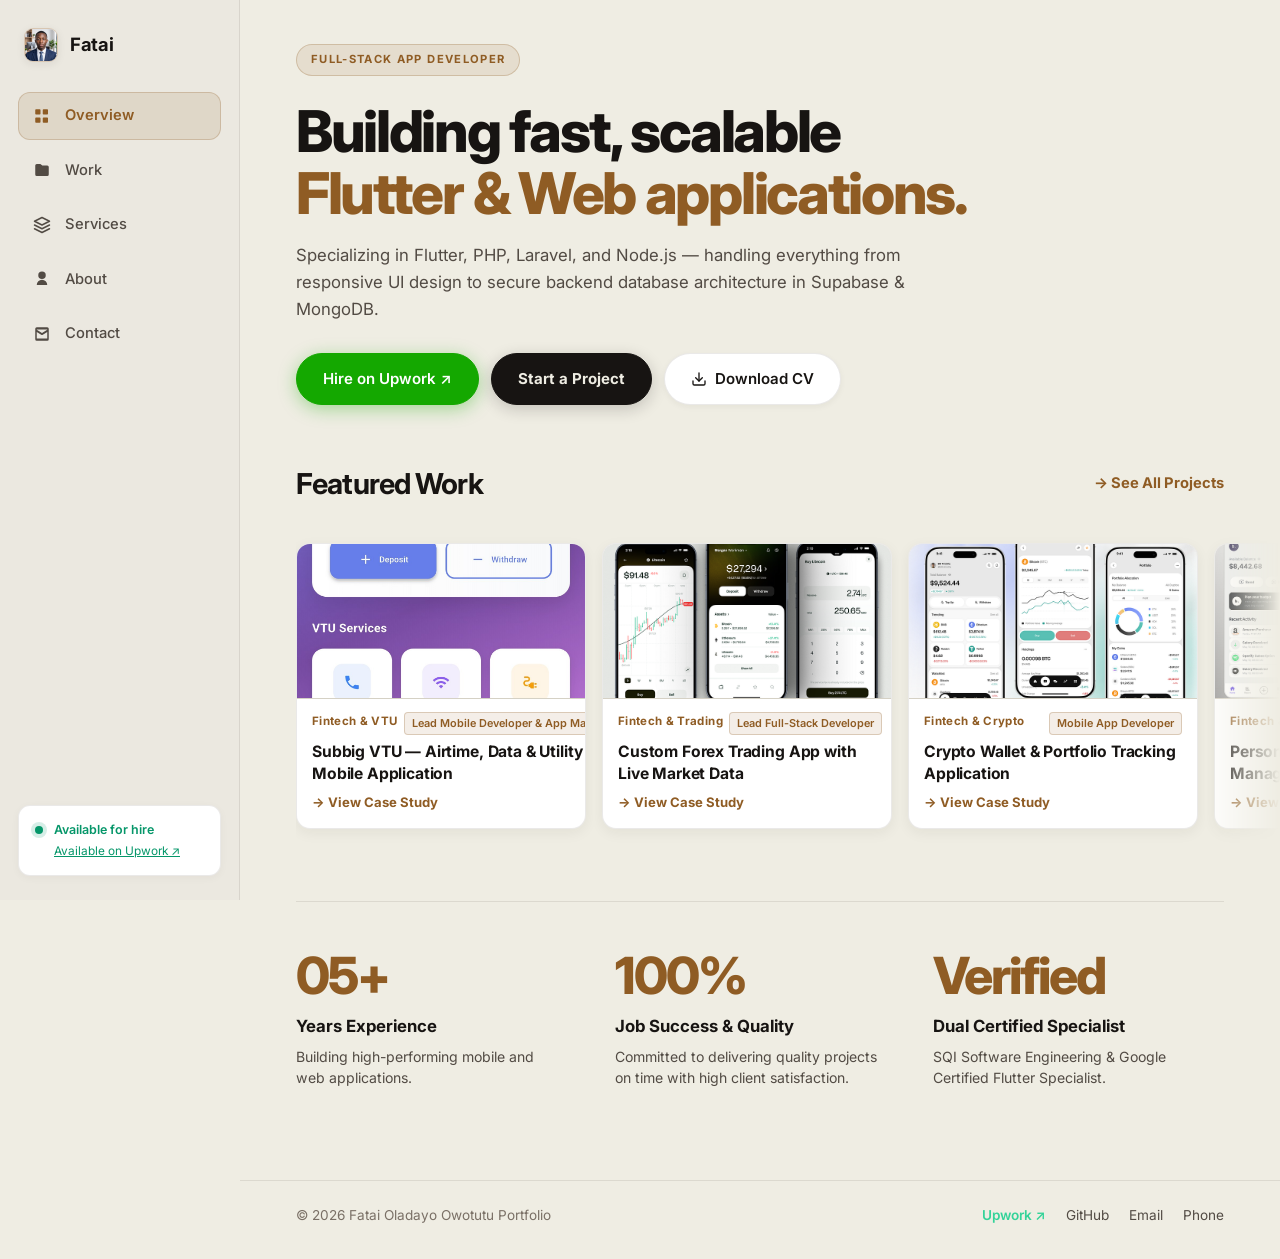
<file: index.html>
<!DOCTYPE html>
<html lang="en">
<head>
  <meta charset="UTF-8" />
  <meta name="viewport" content="width=device-width, initial-scale=1.0" />
  <title>Fatai Oladayo Owotutu — Full-Stack App Developer | Flutter, Node.js &amp; Supabase</title>
  <meta name="description" content="Portfolio of Fatai Oladayo Owotutu — Full-Stack Developer specializing in Flutter, Node.js &amp; Supabase. Fast, scalable cross-platform mobile and web applications." />
  <link rel="preconnect" href="https://fonts.googleapis.com" />
  <link rel="preconnect" href="https://fonts.gstatic.com" crossorigin />
  <link href="https://fonts.googleapis.com/css2?family=Inter:wght@400;500;600;700;800&family=JetBrains+Mono:wght@400;500&display=swap" rel="stylesheet" />
  <link rel="stylesheet" href="style.css" />
</head>
<body>
  <button class="menu-toggle" id="menu-toggle" aria-label="Open navigation" aria-expanded="false" aria-controls="sidebar">
    <span></span><span></span><span></span>
  </button>
  <div class="sidebar-overlay" id="sidebar-overlay" hidden></div>

  
  <aside class="sidebar" id="sidebar" aria-label="Primary navigation">
    <a href="#overview" class="brand" data-view="overview" aria-label="Fatai Portfolio Overview">
      <span class="brand-avatar-wrap">
        <img src="Mypic.jpeg" alt="Fatai Oladayo Owotutu" class="brand-avatar" />
      </span>
      <span class="brand-name">Fatai</span>
    </a>

    <nav class="side-nav" aria-label="Sections">
      <a href="#overview" class="side-link is-active" data-view="overview">
        <svg viewBox="0 0 24 24" fill="currentColor" aria-hidden="true">
          <path d="M3 4a1 1 0 011-1h5a1 1 0 011 1v5a1 1 0 01-1 1H4a1 1 0 01-1-1V4zm11-1a1 1 0 00-1 1v5a1 1 0 001 1h5a1 1 0 001-1V4a1 1 0 00-1-1h-5zM3 15a1 1 0 011-1h5a1 1 0 011 1v5a1 1 0 01-1 1H4a1 1 0 01-1-1v-5zm11-1a1 1 0 00-1 1v5a1 1 0 001 1h5a1 1 0 001-1v-5a1 1 0 00-1-1h-5z"/>
        </svg>
        <span>Overview</span>
      </a>
      <a href="#work" class="side-link" data-view="work">
        <svg viewBox="0 0 24 24" fill="currentColor" aria-hidden="true">
          <path d="M3 6a2 2 0 012-2h4.586a1 1 0 01.707.293L12.414 6H19a2 2 0 012 2v10a2 2 0 01-2 2H5a2 2 0 01-2-2V6z"/>
        </svg>
        <span>Work</span>
      </a>
      <a href="#services" class="side-link" data-view="services">
        <svg viewBox="0 0 24 24" fill="none" stroke="currentColor" stroke-width="2" stroke-linecap="round" stroke-linejoin="round" aria-hidden="true">
          <polygon points="12 2 2 7 12 12 22 7 12 2"/>
          <polyline points="2 17 12 22 22 17"/>
          <polyline points="2 12 12 17 22 12"/>
        </svg>
        <span>Services</span>
      </a>
      <a href="#about" class="side-link" data-view="about">
        <svg viewBox="0 0 24 24" fill="currentColor" aria-hidden="true">
          <path d="M12 12a5 5 0 100-10 5 5 0 000 10zm-7 8a7 7 0 0114 0H5z"/>
        </svg>
        <span>About</span>
      </a>
      <a href="#contact" class="side-link" data-view="contact">
        <svg viewBox="0 0 24 24" fill="currentColor" aria-hidden="true">
          <path d="M3 5a2 2 0 012-2h14a2 2 0 012 2v14a2 2 0 01-2 2H5a2 2 0 01-2-2V5zm2 1v.38l7 4.375 7-4.375V6H5zm14 3.245l-6.47 4.043a1 1 0 01-1.06 0L5 9.245V18h14V9.245z"/>
        </svg>
        <span>Contact</span>
      </a>
    </nav>

    <div class="availability">
      <span class="avail-dot" aria-hidden="true"></span>
      <div>
        <p class="avail-title">Available for hire</p>
        <p class="avail-sub">
          <a href="https://www.upwork.com/freelancers/~018522115edfae3d7c" target="_blank" rel="noopener" style="color: var(--ok); text-decoration: underline;">Available on Upwork ↗</a>
        </p>
      </div>
    </div>
  </aside>

  
  <div class="shell">
    <main class="main" id="main">
      <!-- 01 OVERVIEW -->
      <section class="view is-active" id="overview" data-title="Overview">
        <header class="hero">
          <p class="eyebrow">FULL-STACK APP DEVELOPER</p>
          <h1>Building fast, scalable<br /><span>Flutter &amp; Web applications.</span></h1>
          <p class="lede">Specializing in Flutter, PHP, Laravel, and Node.js — handling everything from responsive UI design to secure backend database architecture in Supabase &amp; MongoDB.</p>
          <div class="hero-actions">
            <a href="https://www.upwork.com/freelancers/~018522115edfae3d7c" target="_blank" rel="noopener" class="btn btn-upwork">Hire on Upwork ↗</a>
            <a href="#contact" class="btn btn-primary" data-view="contact">Start a Project</a>
            <a href="cv.html" class="btn btn-ghost" target="_blank" rel="noopener">
              <svg width="16" height="16" viewBox="0 0 24 24" fill="none" stroke="currentColor" stroke-width="2" stroke-linecap="round" stroke-linejoin="round" aria-hidden="true"><path d="M21 15v4a2 2 0 0 1-2 2H5a2 2 0 0 1-2-2v-4"></path><polyline points="7 10 12 15 17 10"></polyline><line x1="12" y1="15" x2="12" y2="3"></line></svg>
              <span>Download CV</span>
            </a>
          </div>
        </header>

        <div class="section-head">
          <h2>Featured Work</h2>
          <a href="#work" class="text-link" data-view="work">→ See All Projects</a>
        </div>

        <div class="featured-marquee" id="featured-marquee" aria-label="Featured projects carousel">
          <div class="marquee-track" id="featured-grid"></div>
        </div>

        <section class="stats" aria-label="Highlights">
          <div class="stat-item">
            <p class="stat-num">05+</p>
            <p class="stat-label">Years Experience</p>
            <p class="stat-copy">Building high-performing mobile and web applications.</p>
          </div>
          <div class="stat-item">
            <p class="stat-num">100%</p>
            <p class="stat-label">Job Success &amp; Quality</p>
            <p class="stat-copy">Committed to delivering quality projects on time with high client satisfaction.</p>
          </div>
          <div class="stat-item">
            <p class="stat-num">Verified</p>
            <p class="stat-label">Dual Certified Specialist</p>
            <p class="stat-copy">SQI Software Engineering &amp; Google Certified Flutter Specialist.</p>
          </div>
        </section>
      </section>

      <!-- 02 WORK -->
      <section class="view" id="work" data-title="Work" hidden>
        <header class="page-hero">
          <p class="eyebrow">PORTFOLIO CATALOG</p>
          <h1>Work that ships.</h1>
          <p class="lede">Selected production applications across Flutter mobile development, fintech &amp; trading, e-commerce, AI assistants, productivity, and secure networking.</p>
        </header>
        <div class="filters" role="tablist" aria-label="Filter projects">
          <button class="filter-btn is-active" data-filter="all">All Projects</button>
          <button class="filter-btn" data-filter="fintech">Fintech &amp; Trading</button>
          <button class="filter-btn" data-filter="social">Social &amp; Realtime</button>
          <button class="filter-btn" data-filter="ecommerce">E-commerce</button>
          <button class="filter-btn" data-filter="ai">AI Chatbot</button>
          <button class="filter-btn" data-filter="productivity">Productivity</button>
          <button class="filter-btn" data-filter="security">Security &amp; VPN</button>
        </div>
        <div class="project-grid" id="work-grid"></div>
      </section>

      <!-- 03 SERVICES -->
      <section class="view" id="services" data-title="Services" hidden>
        <header class="page-hero">
          <p class="eyebrow">CAPABILITIES &amp; SKILLS</p>
          <h1>What I bring to your team.</h1>
          <p class="lede">End-to-end full-stack development — from responsive UI design to secure backend database architecture.</p>
        </header>

        <!-- Verified Credentials & Certifications Grid -->
        <div class="cert-grid">
          <!-- SQI College of ICT Software Engineering Certificate -->
          <div class="cert-card">
            <div class="cert-card-header">
              <div class="cert-icon-wrap">
                <svg viewBox="0 0 24 24" width="28" height="28" fill="none" stroke="#f59e0b" stroke-width="2" stroke-linecap="round" stroke-linejoin="round" aria-hidden="true">
                  <path d="M22 10v6M2 10l10-5 10 5-10 5z"/>
                  <path d="M6 12v5c3 3 9 3 12 0v-5"/>
                </svg>
              </div>
              <div class="cert-card-title-wrap">
                <span class="cert-badge">VERIFIED CREDENTIAL</span>
                <h3>Professional Certificate in Software Engineering</h3>
                <p class="cert-meta">Provider: <strong>SQI College of ICT</strong> · Issued: <strong>March 2025</strong></p>
              </div>
            </div>
            <div class="cert-card-body">
              <p>Comprehensive training in end-to-end product development, system architecture, Flutter &amp; Dart mobile engineering (Android &amp; iOS), Node.js, Express &amp; Python APIs, database architecture (MongoDB, Firebase, Supabase), OOP principles, and production Google Play Store deployments.</p>
            </div>
            <div class="cert-competencies">
              <span class="cert-competency-chip">Flutter &amp; Dart</span>
              <span class="cert-competency-chip">Node.js &amp; Python</span>
              <span class="cert-competency-chip">MongoDB &amp; Supabase</span>
              <span class="cert-competency-chip">VTU &amp; Fintech</span>
              <span class="cert-competency-chip">Google Play Store</span>
            </div>
          </div>

          <!-- Google Certified Flutter & Dart Specialist -->
          <div class="cert-card">
            <div class="cert-card-header">
              <div class="cert-icon-wrap">
                <svg viewBox="0 0 24 24" width="30" height="30" fill="none" aria-hidden="true">
                  <path d="M12 2L15.09 8.26L22 9.27L17 14.14L18.18 21.02L12 17.77L5.82 21.02L7 14.14L2 9.27L8.91 8.26L12 2Z" fill="#F59E0B"/>
                  <circle cx="12" cy="11" r="3.2" fill="#14151a"/>
                </svg>
              </div>
              <div class="cert-card-title-wrap">
                <span class="cert-badge">VERIFIED CREDENTIAL</span>
                <h3>Google Certified Flutter &amp; Dart Specialist</h3>
                <p class="cert-meta">Provider: <strong>Google LLC</strong> · Issued: <strong>October 2021</strong></p>
              </div>
            </div>
            <div class="cert-card-body">
              <p>Official Google credential validating core proficiency in Dart programming, responsive Flutter widget tree architecture, complex state management (BLoC, Riverpod), clean architecture, and cross-platform mobile delivery.</p>
            </div>
            <div class="cert-competencies">
              <span class="cert-competency-chip">Flutter SDK</span>
              <span class="cert-competency-chip">Dart Language</span>
              <span class="cert-competency-chip">Riverpod &amp; BLoC</span>
              <span class="cert-competency-chip">Clean Architecture</span>
              <span class="cert-competency-chip">Cross-Platform</span>
            </div>
          </div>
        </div>

        <!-- Interactive Skills Breakdown -->
        <div class="skills-showcase">
          <div class="skill-group">
            <h4><span class="group-icon">📱</span> Mobile App Engineering</h4>
            <div class="skill-chips">
              <span class="chip chip-hot">Flutter</span>
              <span class="chip chip-hot">Dart</span>
              <span class="chip chip-hot">Subbig VTU Manager</span>
              <span class="chip">Google Play Store Deployment</span>
              <span class="chip">iOS Development</span>
              <span class="chip">Android App Development</span>
              <span class="chip">Payment Gateways</span>
              <span class="chip">Mobile App Bug Fix</span>
              <span class="chip">Kotlin</span>
            </div>
          </div>

          <div class="skill-group">
            <h4><span class="group-icon">⚙️</span> Backend, Databases &amp; Cloud</h4>
            <div class="skill-chips">
              <span class="chip chip-hot">PHP</span>
              <span class="chip chip-hot">Laravel</span>
              <span class="chip chip-hot">Node.js</span>
              <span class="chip chip-hot">ExpressJS</span>
              <span class="chip chip-hot">Python</span>
              <span class="chip chip-hot">Supabase</span>
              <span class="chip">MongoDB (Mongoose)</span>
              <span class="chip">Firebase</span>
              <span class="chip">RESTful APIs</span>
              <span class="chip">WebSockets</span>
            </div>
          </div>

          <div class="skill-group">
            <h4><span class="group-icon">🛠️</span> Web, Systems &amp; Standards</h4>
            <div class="skill-chips">
              <span class="chip chip-hot">Responsive Web Dev</span>
              <span class="chip chip-hot">Bootstrap</span>
              <span class="chip">Modern JavaScript</span>
              <span class="chip">HTML5 &amp; CSS3</span>
              <span class="chip">Clean Architecture</span>
              <span class="chip">Git Version Control</span>
              <span class="chip">OOP Principles</span>
              <span class="chip">Agile Methodologies</span>
              <span class="chip">Linux</span>
            </div>
          </div>
        </div>

        <!-- Service Cards -->
        <div class="service-grid">
          <article class="service-card">
            <div class="service-icon">📱</div>
            <h3>Cross-Platform Mobile Apps</h3>
            <p>High-performing iOS and Android applications built with Flutter &amp; Dart. Pixel-perfect translation from Figma, custom AppBars, gesture cards, and smooth 60fps animations.</p>
          </article>
          <article class="service-card">
            <div class="service-icon">💳</div>
            <h3>Fintech, VTU &amp; Payment Systems</h3>
            <p>Specialized architecture for Virtual Top-Up (VTU) apps, automated airtime/data dispensing, and secure utility transactions with live Google Play Store deployment &amp; payment gateway APIs.</p>
          </article>
          <article class="service-card">
            <div class="service-icon">🚀</div>
            <h3>End-to-End MVP Prototyping</h3>
            <p>Collaborating with early-stage founders to take mobile and web concepts from wireframe to deployment. Full-stack development with database setup and scalable backend APIs.</p>
          </article>
          <article class="service-card">
            <div class="service-icon">⚡</div>
            <h3>Backend &amp; API Architecture</h3>
            <p>Robust backend systems powered by PHP, Laravel, Node.js, Express, Python, Supabase, and MongoDB. Secure authentication (JWT/OAuth), high-throughput endpoints, and real-time database sync.</p>
          </article>
          <article class="service-card">
            <div class="service-icon">🌐</div>
            <h3>Responsive Frontend Web Development</h3>
            <p>Mobile-first, cross-browser web applications engineered using modern HTML5, CSS3, JavaScript, and Bootstrap. Built for scalability, rapid prototyping, and accessible user experiences.</p>
          </article>
          <article class="service-card">
            <div class="service-icon">🔧</div>
            <h3>Mobile Bug Fixes &amp; Optimization</h3>
            <p>Deep troubleshooting, memory leak elimination, and performance profiling. Optimizing dynamic stateful widgets and native Android/iOS integrations for legacy or active codebases.</p>
          </article>
        </div>
      </section>

      <!-- 04 ABOUT -->
      <section class="view" id="about" data-title="About" hidden>
        <header class="page-hero">
          <p class="eyebrow">ABOUT ME</p>
          <h1>Full-Stack Developer.</h1>
        </header>
        <div class="about-layout">
          <div class="about-photo-col">
            <div class="about-photo-card">
              <img src="Mypic.jpeg" alt="Fatai Oladayo Owotutu" class="about-photo" />
              <div class="about-photo-meta">
                <span class="avail-dot" aria-hidden="true"></span>
                <div>
                  <strong>Fatai Oladayo Owotutu</strong>
                  <p>Flutter, PHP, Laravel &amp; Node.js Specialist</p>
                </div>
              </div>
            </div>
            <!-- Upwork highlight -->
            <div class="about-rate-card">
              <div>
                <span class="rate-label">Upwork Status</span>
                <span class="rate-val">Available for Hire</span>
              </div>
              <a href="https://www.upwork.com/freelancers/~018522115edfae3d7c" target="_blank" rel="noopener" class="btn btn-upwork btn-sm">Hire on Upwork ↗</a>
            </div>
          </div>
          <div class="about-copy">
            <p class="about-lead">I build fast, scalable cross-platform mobile and web applications. As a Full-Stack Developer specializing in Flutter, PHP, Laravel, and Node.js, I handle everything from responsive UI design to secure backend database architecture.</p>
            <p>Dedicated and results-driven full-stack developer with expertise in building high-performing mobile and web applications. Skilled in native Android and iOS app development, along with robust backend and frontend solutions.</p>
            <p>Experienced in crafting scalable APIs, responsive user interfaces, and integrating modern tools to deliver seamless user experiences. Passionate about solving complex problems, optimizing performance, and creating clean, maintainable code. Committed to delivering quality projects on time while ensuring client satisfaction.</p>
            
            <h3 class="about-section-heading">
              <span class="heading-icon">💼</span> Employment History
            </h3>
            <div class="timeline-block">
              <div class="timeline-item">
                <div class="timeline-head">
                  <div class="timeline-title-wrap">
                    <strong>Lead Mobile Developer &amp; App Manager</strong>
                    <span class="timeline-company">Subbig VTU</span>
                  </div>
                  <div class="timeline-meta">
                    <span class="timeline-date">October 2024 – Present</span>
                    <span class="timeline-status-badge">Live on Play Store ↗</span>
                  </div>
                </div>
                <p>Architected, developed, and deployed a scalable VTU (Virtual Top-Up) mobile application, currently live and actively maintained on the Google Play Store. Manage ongoing application infrastructure, backend database architecture, and regular frontend UI updates. Integrated secure API payment gateways to process real-time airtime, data, and utility transactions.</p>
              </div>

              <div class="timeline-item">
                <div class="timeline-head">
                  <div class="timeline-title-wrap">
                    <strong>Mobile Full Stack Developer</strong>
                    <span class="timeline-company">Freelance / Self-Employed</span>
                  </div>
                  <div class="timeline-meta">
                    <span class="timeline-date">January 2022 – Present</span>
                    <span class="timeline-status-badge timeline-status-remote">Global Clients</span>
                  </div>
                </div>
                <p>Developed, deployed, and maintained cross-platform mobile and web applications for global clients. Specialized in building secure Video-on-Demand (VOD), OTT platforms, and VPN applications using Flutter, Node.js, and Express. Handled full project lifecycles from initial UI/UX design to RESTful API integration and database architecture.</p>
              </div>
            </div>

            <h3 class="about-section-heading">
              <span class="heading-icon">⚡</span> Specialized Experience &amp; Competencies
            </h3>
            <div class="experience-block">
              <div class="exp-item">
                <strong>Responsive Frontend Web Development</strong>
                <p>Engineer highly responsive, mobile-first web applications using modern HTML5, CSS3, and JavaScript. Leverage the Bootstrap framework to rapidly prototype and build scalable UI components, ensuring seamless cross-browser compatibility and accessible user experiences across all device sizes.</p>
              </div>
              <div class="exp-item">
                <strong>End-to-End MVP Prototyping for Startups</strong>
                <p>Collaborated with early-stage founders to take mobile and web concepts from wireframe to deployment. Handled end-to-end full-stack development, including database architecture in Supabase/MongoDB, scalable backend APIs with Node.js/Express, and cross-platform Flutter client apps.</p>
              </div>
              <div class="exp-item">
                <strong>Open Source Tooling &amp; Flutter UI Engineering</strong>
                <p>Actively develop reusable open-source components and architecture boilerplates for the Flutter community. Focused on clean code standards, smooth UI micro-animations, efficient state management, and seamless RESTful API integration for cross-platform mobile environments.</p>
              </div>
            </div>

            <div class="info-stack">
              <div class="info-card"><span>Location</span><strong>Osogbo, Nigeria · Remote-ready</strong></div>
              <div class="info-card"><span>Status</span><strong class="ok">Available for hire</strong></div>
              <div class="info-card"><span>Certifications</span><strong>SQI Software Engineering · Google Flutter</strong></div>
              <div class="info-card"><span>Core Stack</span><strong>Flutter · PHP · Laravel · Node.js · Supabase</strong></div>
            </div>

            <div style="margin-top: 24px; display: flex; gap: 12px; flex-wrap: wrap;">
              <a href="https://www.upwork.com/freelancers/~018522115edfae3d7c" class="btn btn-upwork" target="_blank" rel="noopener">Hire on Upwork ↗</a>
              <a href="cv.html" class="btn btn-primary" target="_blank" rel="noopener">
                <svg width="16" height="16" viewBox="0 0 24 24" fill="none" stroke="currentColor" stroke-width="2" stroke-linecap="round" stroke-linejoin="round" aria-hidden="true"><path d="M21 15v4a2 2 0 0 1-2 2H5a2 2 0 0 1-2-2v-4"></path><polyline points="7 10 12 15 17 10"></polyline><line x1="12" y1="15" x2="12" y2="3"></line></svg>
                <span>View Full CV / Resume</span>
              </a>
              <a href="https://github.com/Crypto1181" class="btn btn-ghost" target="_blank" rel="noopener">
                <svg width="16" height="16" viewBox="0 0 24 24" fill="currentColor" aria-hidden="true"><path d="M12 0C5.37 0 0 5.37 0 12c0 5.3 3.438 9.8 8.205 11.385.6.113.82-.258.82-.577 0-.285-.01-1.04-.015-2.04-3.338.724-4.042-1.61-4.042-1.61C4.422 18.07 3.633 17.7 3.633 17.7c-1.087-.744.084-.729.084-.729 1.205.084 1.838 1.236 1.838 1.236 1.07 1.835 2.809 1.305 3.495.998.108-.776.417-1.305.76-1.605-2.665-.3-5.466-1.332-5.466-5.93 0-1.31.465-2.38 1.235-3.22-.135-.303-.54-1.523.105-3.176 0 0 1.005-.322 3.3 1.23.96-.267 1.98-.399 3-.405 1.02.006 2.04.138 3 .405 2.28-1.552 3.285-1.23 3.285-1.23.645 1.653.24 2.873.12 3.176.765.84 1.23 1.91 1.23 3.22 0 4.61-2.805 5.625-5.475 5.92.42.36.81 1.096.81 2.22 0 1.606-.015 2.896-.015 3.286 0 .315.21.69.825.57C20.565 21.795 24 17.295 24 12c0-6.63-5.37-12-12-12"/></svg>
                <span>GitHub Profile</span>
              </a>
            </div>
          </div>
        </div>
      </section>

      <!-- 05 CONTACT -->
      <section class="view" id="contact" data-title="Contact" hidden>
        <header class="page-hero">
          <p class="eyebrow">GET IN TOUCH</p>
          <h1>Let's build something great.</h1>
          <p class="lede">Have a mobile app in mind, need a full-stack engineer, or want to hire me on Upwork? I respond within 24 hours.</p>
        </header>
        <div class="contact-layout">
          <div class="contact-meta">
            <div class="info-card">
              <span>Upwork Direct Contract</span>
              <strong><a href="https://www.upwork.com/freelancers/~018522115edfae3d7c" target="_blank" rel="noopener" style="color: #34d399;">Hire Me on Upwork ↗</a></strong>
            </div>
            <div class="info-card">
              <span>Direct Email</span>
              <strong><a href="mailto:owotutufatai104@gmail.com">owotutufatai104@gmail.com</a></strong>
            </div>
            <div class="info-card">
              <span>Phone / WhatsApp</span>
              <strong><a href="tel:+2347011030875">+234 701 103 0875</a></strong>
            </div>
            <div class="info-card">
              <span>GitHub</span>
              <strong><a href="https://github.com/Crypto1181" target="_blank" rel="noopener">github.com/Crypto1181</a></strong>
            </div>
          </div>
          <form class="contact-form" id="contact-form" action="https://formsubmit.co/owotutufatai104@gmail.com" method="POST" novalidate>
            <input type="hidden" name="_captcha" value="false" />
            <input type="hidden" name="_template" value="table" />
            <input type="hidden" name="_subject" id="form-email-subject" value="New Portfolio Inquiry - Fatai Oladayo Owotutu" />
            <div class="form-row">
              <label>Full Name
                <input type="text" name="name" id="form-name" placeholder="John Doe" required autocomplete="name" />
              </label>
              <label>Email Address
                <input type="email" name="email" id="form-email" placeholder="john@company.com" required autocomplete="email" />
              </label>
            </div>
            <label>Subject
              <input type="text" name="subject" id="form-subject" placeholder="Flutter App Project / Full-Stack Development" />
            </label>
            <label>Message
              <textarea name="message" id="form-message" rows="6" placeholder="Tell me about your mobile or web app project, requirements, and timeline..." required></textarea>
            </label>
            <button type="submit" class="btn btn-primary" id="form-submit-btn">
              <span class="btn-text">Send Message</span>
              <span class="btn-loading" hidden>Sending…</span>
            </button>
            <p class="form-success" id="form-success" hidden>Thanks — your message has been sent directly to my email! I'll get back to you within 24 hours.</p>
            <p class="form-error" id="form-error" hidden>Please fill in your name, a valid email, and a message.</p>
          </form>
        </div>
      </section>
    </main>

    <!-- ── FOOTER ──────────────────────────────────────── -->
    <footer class="footer">
      <p>© <span id="year"></span> Fatai Oladayo Owotutu Portfolio</p>
      <div class="footer-social">
        <a href="https://www.upwork.com/freelancers/~018522115edfae3d7c" target="_blank" rel="noopener" style="color: #34d399; font-weight: 600;">Upwork ↗</a>
        <a href="https://github.com/Crypto1181" target="_blank" rel="noopener">GitHub</a>
        <a href="mailto:owotutufatai104@gmail.com">Email</a>
        <a href="tel:+2347011030875">Phone</a>

      </div>
    </footer>
  </div>

  <!-- ── CASE STUDY MODAL ─────────────────────────────── -->
  <div class="modal" id="case-modal" hidden>
    <div class="modal-backdrop" data-close-modal></div>
    <article class="modal-card" role="dialog" aria-modal="true" aria-labelledby="modal-title">
      <button class="modal-close" type="button" data-close-modal aria-label="Close case study">×</button>
      <img id="modal-image" alt="" />
      <div class="modal-content">
        <div class="modal-header-meta">
          <span class="card-cat" id="modal-category"></span>
          <span class="modal-role-badge" id="modal-role"></span>
        </div>
        <h2 id="modal-title"></h2>
        <p id="modal-body"></p>
        <div class="modal-deliverables-box">
          <strong>Key Deliverables:</strong>
          <p id="modal-deliverables"></p>
        </div>
        <div class="pills" id="modal-tags"></div>
        <div class="modal-cta-row">
          <a id="modal-live-btn" href="#" target="_blank" rel="noopener" class="btn btn-primary" hidden>
            <span>View on Google Play ↗</span>
          </a>
          <a href="https://www.upwork.com/freelancers/~018522115edfae3d7c" target="_blank" rel="noopener" class="btn btn-upwork">
            <span>Hire on Upwork ↗</span>
          </a>
          <button type="button" class="btn btn-ghost" data-close-modal>Close</button>
        </div>
      </div>
    </article>
  </div>

  <script src="main.js"></script>
</body>
</html>
</file>
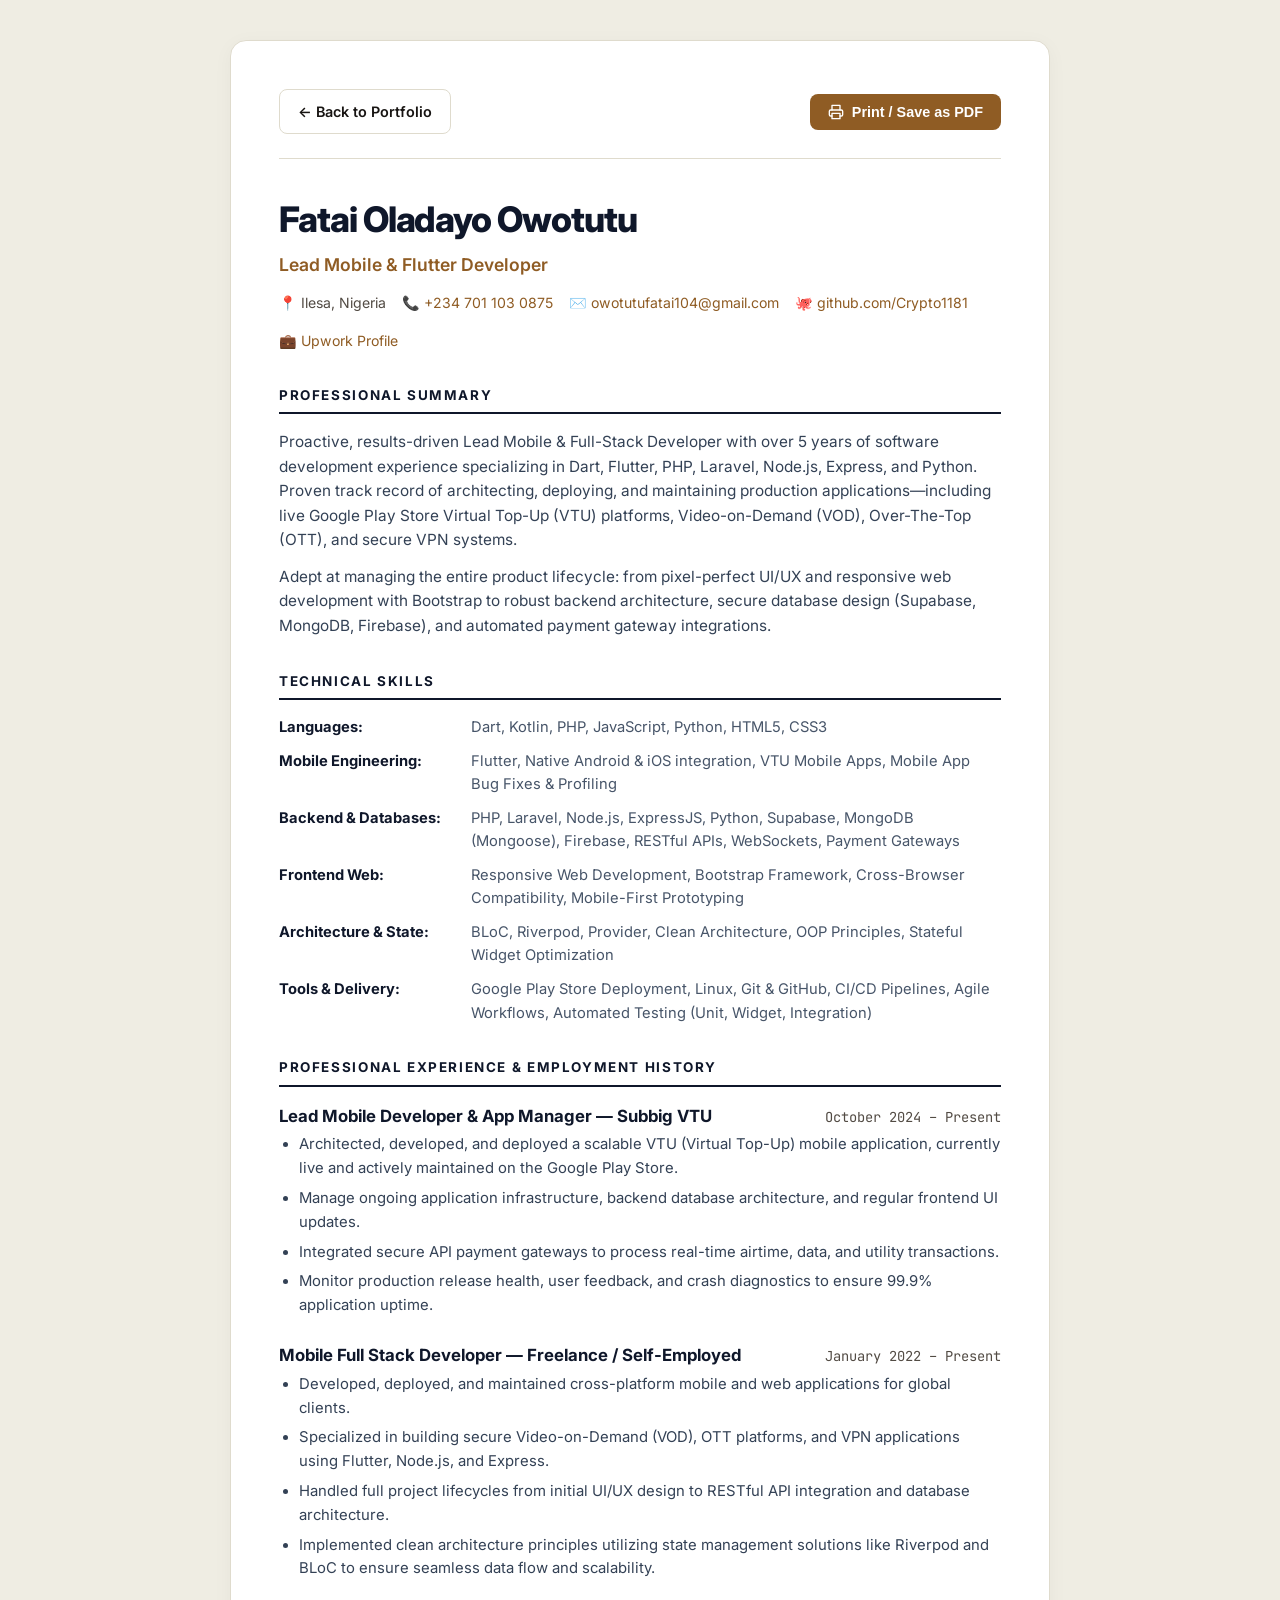
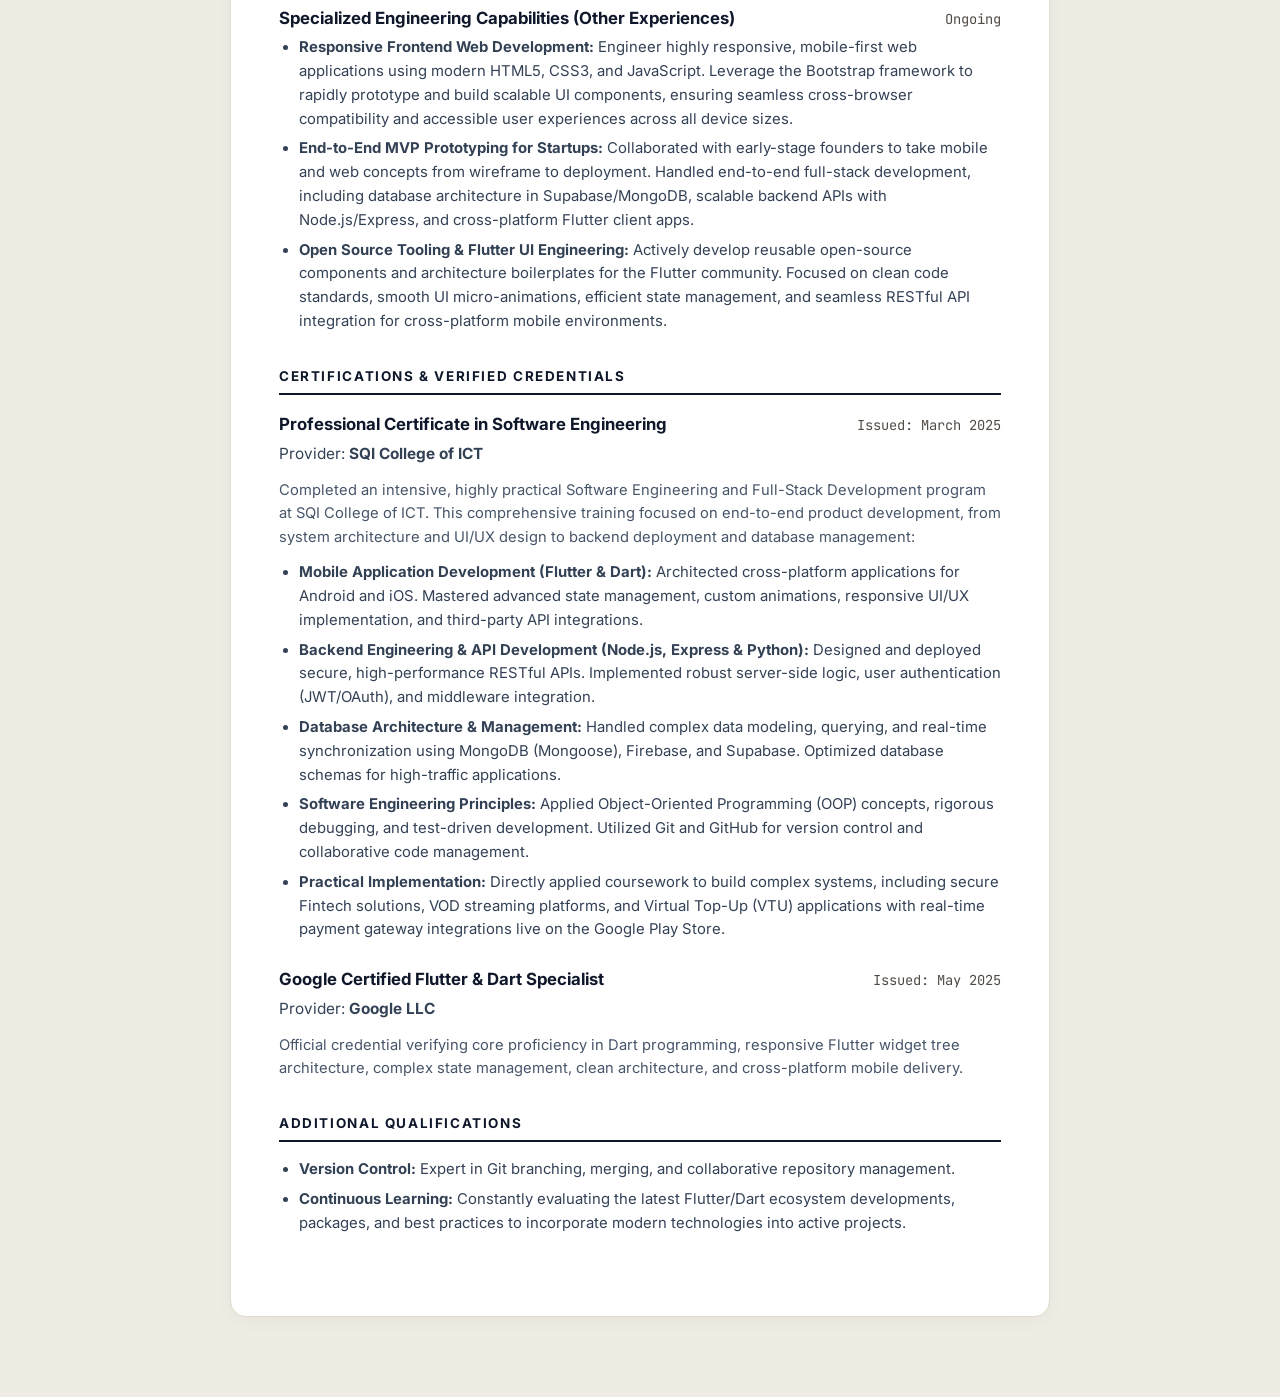
<file: cv.html>
<!DOCTYPE html>
<html lang="en">
<head>
  <meta charset="UTF-8" />
  <meta name="viewport" content="width=device-width, initial-scale=1.0" />
  <title>CV — Fatai Oladayo Owotutu | Lead Flutter &amp; Mobile Developer</title>
  <meta name="description" content="Curriculum Vitae of Fatai Oladayo Owotutu — Lead Flutter Developer with 5+ years of software engineering experience." />
  <link rel="preconnect" href="https://fonts.googleapis.com" />
  <link rel="preconnect" href="https://fonts.gstatic.com" crossorigin />
  <link href="https://fonts.googleapis.com/css2?family=Inter:wght@400;500;600;700;800&family=JetBrains+Mono:wght@400;500&display=swap" rel="stylesheet" />
  <style>
    :root {
      --primary: #8f5c24;
      --text: #171412;
      --muted: #524b44;
      --border: #dfdbcd;
      --bg: #efede3;
      --card-bg: #ffffff;
      color-scheme: light;
    }
    *, *::before, *::after { box-sizing: border-box; margin: 0; padding: 0; }
    body {
      font-family: 'Inter', -apple-system, BlinkMacSystemFont, "Segoe UI", sans-serif;
      background: var(--bg);
      color: var(--text);
      line-height: 1.6;
      padding: 40px 20px 80px;
    }
    .container {
      max-width: 820px;
      margin: 0 auto;
      background: var(--card-bg);
      border: 1px solid var(--border);
      border-radius: 16px;
      padding: 48px;
      box-shadow: 0 4px 20px rgba(0, 0, 0, 0.04);
    }
    .top-actions {
      display: flex;
      justify-content: space-between;
      align-items: center;
      margin-bottom: 32px;
      padding-bottom: 24px;
      border-bottom: 1px solid var(--border);
    }
    .btn {
      display: inline-flex;
      align-items: center;
      gap: 8px;
      padding: 10px 18px;
      border-radius: 8px;
      font-size: 0.9rem;
      font-weight: 600;
      text-decoration: none;
      cursor: pointer;
      border: none;
      transition: 0.2s ease;
    }
    .btn-primary { background: var(--primary); color: #fff; }
    .btn-primary:hover { background: #846132; }
    .btn-outline { background: transparent; color: var(--text); border: 1px solid var(--border); }
    .btn-outline:hover { background: #edf2f7; }
    
    header h1 {
      font-size: 2.2rem;
      font-weight: 800;
      letter-spacing: -0.03em;
      color: #0f172a;
      margin-bottom: 4px;
    }
    .role-title {
      font-size: 1.1rem;
      font-weight: 600;
      color: var(--primary);
      margin-bottom: 12px;
    }
    .contact-bar {
      display: flex;
      flex-wrap: wrap;
      gap: 16px;
      font-size: 0.88rem;
      color: var(--muted);
      margin-bottom: 32px;
    }
    .contact-bar a { color: var(--primary); text-decoration: none; }
    .contact-bar a:hover { text-decoration: underline; }

    section { margin-bottom: 32px; }
    h2 {
      font-size: 0.84rem;
      font-weight: 700;
      letter-spacing: 0.12em;
      text-transform: uppercase;
      color: #0f172a;
      border-bottom: 2px solid #0f172a;
      padding-bottom: 6px;
      margin-bottom: 16px;
    }
    p { margin-bottom: 12px; color: #334155; font-size: 0.96rem; }
    
    .skills-grid {
      display: grid;
      grid-template-columns: 1fr;
      gap: 10px;
    }
    .skill-row {
      display: grid;
      grid-template-columns: 180px 1fr;
      font-size: 0.92rem;
      gap: 12px;
    }
    .skill-row strong { color: #0f172a; }
    .skill-row span { color: #475569; }

    .job { margin-bottom: 24px; }
    .job-head {
      display: flex;
      justify-content: space-between;
      align-items: baseline;
      flex-wrap: wrap;
      margin-bottom: 4px;
    }
    .job-title { font-size: 1.05rem; font-weight: 700; color: #0f172a; }
    .job-date { font-size: 0.86rem; color: var(--muted); font-family: 'JetBrains Mono', monospace; }
    ul { list-style: disc; padding-left: 20px; }
    li { margin-bottom: 6px; font-size: 0.93rem; color: #334155; }

    @media print {
      body { background: #fff; padding: 0; }
      .container { border: none; box-shadow: none; padding: 0; max-width: 100%; }
      .top-actions { display: none !important; }
      a { color: inherit !important; text-decoration: none !important; }
    }
    @media (max-width: 600px) {
      .container { padding: 24px 20px; }
      .skill-row { grid-template-columns: 1fr; gap: 2px; margin-bottom: 8px; }
      .top-actions { flex-direction: column; gap: 10px; align-items: stretch; }
    }
  </style>
</head>
<body>
  <div class="container">
    <div class="top-actions">
      <a class="btn btn-outline" href="index.html">← Back to Portfolio</a>
      <button class="btn btn-primary" type="button" onclick="window.print()">
        <svg width="16" height="16" viewBox="0 0 24 24" fill="none" stroke="currentColor" stroke-width="2" stroke-linecap="round" stroke-linejoin="round"><polyline points="6 9 6 2 18 2 18 9"></polyline><path d="M6 18H4a2 2 0 0 1-2-2v-5a2 2 0 0 1 2-2h16a2 2 0 0 1 2 2v5a2 2 0 0 1-2 2h-2"></path><rect x="6" y="14" width="12" height="8"></rect></svg>
        Print / Save as PDF
      </button>
    </div>

    <header>
      <h1>Fatai Oladayo Owotutu</h1>
      <p class="role-title">Lead Mobile &amp; Flutter Developer</p>
      <div class="contact-bar">
        <span>📍 Ilesa, Nigeria</span>
        <span>📞 <a href="tel:+2347011030875">+234 701 103 0875</a></span>
        <span>✉️ <a href="mailto:owotutufatai104@gmail.com">owotutufatai104@gmail.com</a></span>
        <span>🐙 <a href="https://github.com/Crypto1181" target="_blank" rel="noopener">github.com/Crypto1181</a></span>
        <span>💼 <a href="https://www.upwork.com/freelancers/~018522115edfae3d7c" target="_blank" rel="noopener">Upwork Profile</a></span>
      </div>
    </header>

    <section>
      <h2>Professional Summary</h2>
      <p>
        Proactive, results-driven Lead Mobile &amp; Full-Stack Developer with over 5 years of software development experience specializing in Dart, Flutter, PHP, Laravel, Node.js, Express, and Python. Proven track record of architecting, deploying, and maintaining production applications—including live Google Play Store Virtual Top-Up (VTU) platforms, Video-on-Demand (VOD), Over-The-Top (OTT), and secure VPN systems.
      </p>
      <p>
        Adept at managing the entire product lifecycle: from pixel-perfect UI/UX and responsive web development with Bootstrap to robust backend architecture, secure database design (Supabase, MongoDB, Firebase), and automated payment gateway integrations.
      </p>
    </section>

    <section>
      <h2>Technical Skills</h2>
      <div class="skills-grid">
        <div class="skill-row">
          <strong>Languages:</strong>
          <span>Dart, Kotlin, PHP, JavaScript, Python, HTML5, CSS3</span>
        </div>
        <div class="skill-row">
          <strong>Mobile Engineering:</strong>
          <span>Flutter, Native Android &amp; iOS integration, VTU Mobile Apps, Mobile App Bug Fixes &amp; Profiling</span>
        </div>
        <div class="skill-row">
          <strong>Backend &amp; Databases:</strong>
          <span>PHP, Laravel, Node.js, ExpressJS, Python, Supabase, MongoDB (Mongoose), Firebase, RESTful APIs, WebSockets, Payment Gateways</span>
        </div>
        <div class="skill-row">
          <strong>Frontend Web:</strong>
          <span>Responsive Web Development, Bootstrap Framework, Cross-Browser Compatibility, Mobile-First Prototyping</span>
        </div>
        <div class="skill-row">
          <strong>Architecture &amp; State:</strong>
          <span>BLoC, Riverpod, Provider, Clean Architecture, OOP Principles, Stateful Widget Optimization</span>
        </div>
        <div class="skill-row">
          <strong>Tools &amp; Delivery:</strong>
          <span>Google Play Store Deployment, Linux, Git &amp; GitHub, CI/CD Pipelines, Agile Workflows, Automated Testing (Unit, Widget, Integration)</span>
        </div>
      </div>
    </section>

    <section>
      <h2>Professional Experience &amp; Employment History</h2>

      <div class="job">
        <div class="job-head">
          <span class="job-title">Lead Mobile Developer &amp; App Manager — Subbig VTU</span>
          <span class="job-date">October 2024 – Present</span>
        </div>
        <ul>
          <li>Architected, developed, and deployed a scalable VTU (Virtual Top-Up) mobile application, currently live and actively maintained on the Google Play Store.</li>
          <li>Manage ongoing application infrastructure, backend database architecture, and regular frontend UI updates.</li>
          <li>Integrated secure API payment gateways to process real-time airtime, data, and utility transactions.</li>
          <li>Monitor production release health, user feedback, and crash diagnostics to ensure 99.9% application uptime.</li>
        </ul>
      </div>

      <div class="job">
        <div class="job-head">
          <span class="job-title">Mobile Full Stack Developer — Freelance / Self-Employed</span>
          <span class="job-date">January 2022 – Present</span>
        </div>
        <ul>
          <li>Developed, deployed, and maintained cross-platform mobile and web applications for global clients.</li>
          <li>Specialized in building secure Video-on-Demand (VOD), OTT platforms, and VPN applications using Flutter, Node.js, and Express.</li>
          <li>Handled full project lifecycles from initial UI/UX design to RESTful API integration and database architecture.</li>
          <li>Implemented clean architecture principles utilizing state management solutions like Riverpod and BLoC to ensure seamless data flow and scalability.</li>
        </ul>
      </div>

      <div class="job">
        <div class="job-head">
          <span class="job-title">Specialized Engineering Capabilities (Other Experiences)</span>
          <span class="job-date">Ongoing</span>
        </div>
        <ul>
          <li><strong>Responsive Frontend Web Development:</strong> Engineer highly responsive, mobile-first web applications using modern HTML5, CSS3, and JavaScript. Leverage the Bootstrap framework to rapidly prototype and build scalable UI components, ensuring seamless cross-browser compatibility and accessible user experiences across all device sizes.</li>
          <li><strong>End-to-End MVP Prototyping for Startups:</strong> Collaborated with early-stage founders to take mobile and web concepts from wireframe to deployment. Handled end-to-end full-stack development, including database architecture in Supabase/MongoDB, scalable backend APIs with Node.js/Express, and cross-platform Flutter client apps.</li>
          <li><strong>Open Source Tooling &amp; Flutter UI Engineering:</strong> Actively develop reusable open-source components and architecture boilerplates for the Flutter community. Focused on clean code standards, smooth UI micro-animations, efficient state management, and seamless RESTful API integration for cross-platform mobile environments.</li>
        </ul>
      </div>
    </section>

    <section>
      <h2>Certifications &amp; Verified Credentials</h2>

      <div class="job">
        <div class="job-head">
          <span class="job-title">Professional Certificate in Software Engineering</span>
          <span class="job-date">Issued: March 2025</span>
        </div>
        <p>Provider: <strong>SQI College of ICT</strong></p>
        <p style="font-size: 0.92rem; color: #475569; margin-top: 6px;">
          Completed an intensive, highly practical Software Engineering and Full-Stack Development program at SQI College of ICT. This comprehensive training focused on end-to-end product development, from system architecture and UI/UX design to backend deployment and database management:
        </p>
        <ul style="margin-top: 8px;">
          <li><strong>Mobile Application Development (Flutter &amp; Dart):</strong> Architected cross-platform applications for Android and iOS. Mastered advanced state management, custom animations, responsive UI/UX implementation, and third-party API integrations.</li>
          <li><strong>Backend Engineering &amp; API Development (Node.js, Express &amp; Python):</strong> Designed and deployed secure, high-performance RESTful APIs. Implemented robust server-side logic, user authentication (JWT/OAuth), and middleware integration.</li>
          <li><strong>Database Architecture &amp; Management:</strong> Handled complex data modeling, querying, and real-time synchronization using MongoDB (Mongoose), Firebase, and Supabase. Optimized database schemas for high-traffic applications.</li>
          <li><strong>Software Engineering Principles:</strong> Applied Object-Oriented Programming (OOP) concepts, rigorous debugging, and test-driven development. Utilized Git and GitHub for version control and collaborative code management.</li>
          <li><strong>Practical Implementation:</strong> Directly applied coursework to build complex systems, including secure Fintech solutions, VOD streaming platforms, and Virtual Top-Up (VTU) applications with real-time payment gateway integrations live on the Google Play Store.</li>
        </ul>
      </div>

      <div class="job" style="margin-top: 20px;">
        <div class="job-head">
          <span class="job-title">Google Certified Flutter &amp; Dart Specialist</span>
          <span class="job-date">Issued: May 2025</span>
        </div>
        <p>Provider: <strong>Google LLC</strong></p>
        <p style="font-size: 0.92rem; color: #475569; margin-top: 6px;">
          Official credential verifying core proficiency in Dart programming, responsive Flutter widget tree architecture, complex state management, clean architecture, and cross-platform mobile delivery.
        </p>
      </div>
    </section>

    <section>
      <h2>Additional Qualifications</h2>
      <ul>
        <li><strong>Version Control:</strong> Expert in Git branching, merging, and collaborative repository management.</li>
        <li><strong>Continuous Learning:</strong> Constantly evaluating the latest Flutter/Dart ecosystem developments, packages, and best practices to incorporate modern technologies into active projects.</li>
      </ul>
    </section>
  </div>
</body>
</html>
</file>
<file: style.css>
:root {
  --bg: #efede3;
  --sidebar: rgba(235, 232, 224, 0.96);
  --shell: #efede3;
  --card: #ffffff;
  --card-hover: #ffffff;
  --line: rgba(50, 40, 30, 0.1);
  --line-strong: rgba(50, 40, 30, 0.18);
  --cream: #8f5c24;
  --cream-hover: #734515;
  --cream-soft: rgba(143, 92, 36, 0.1);
  --cream-border: rgba(143, 92, 36, 0.25);
  --blue: var(--cream);
  --blue-hover: var(--cream-hover);
  --blue-soft: var(--cream-soft);
  --blue-border: var(--cream-border);
  --text: #171412;
  --muted: #524b44;
  --dim: #7a7066;
  --ok: #059669;
  --sidebar-w: 240px;
  --radius: 18px;
  --radius-sm: 10px;
  --font: -apple-system, BlinkMacSystemFont, "SF Pro Display", "SF Pro Text", "Inter", "Segoe UI", sans-serif;
  color-scheme: light;
}

/* ── RESET & BASE ───────────────────────────────────────── */
*, *::before, *::after {
  box-sizing: border-box;
  margin: 0;
  padding: 0;
}

[hidden] {
  display: none !important;
}

html, body {
  min-height: 100%;
}

html {
  scroll-behavior: smooth;
  font-size: 16px;
}

body {
  font-family: var(--font);
  background-color: var(--bg);
  background-image: radial-gradient(circle at 90% 12%, rgba(220, 205, 175, 0.35) 0%, transparent 50%);
  background-size: cover;
  background-position: center top;
  background-repeat: no-repeat;
  background-attachment: fixed;
  color: var(--text);
  line-height: 1.6;
  display: flex;
  overflow-x: hidden;
  -webkit-font-smoothing: antialiased;
  -moz-osx-font-smoothing: grayscale;
}

img {
  max-width: 100%;
  display: block;
}

a {
  color: inherit;
  text-decoration: none;
}

button, input, textarea {
  font-family: inherit;
}

/* ── SCROLLBAR ──────────────────────────────────────────── */
* {
  scrollbar-color: #cfcac0 #efede3;
  scrollbar-width: thin;
}

::-webkit-scrollbar {
  width: 7px;
}
::-webkit-scrollbar-thumb {
  background: #cfcac0;
  border-radius: 4px;
}
::-webkit-scrollbar-track {
  background: #efede3;
}

/* ── MOBILE MENU TOGGLE ─────────────────────────────────── */
.menu-toggle {
  display: none;
  position: fixed;
  top: 16px;
  top: calc(16px + env(safe-area-inset-top, 0px));
  left: 16px;
  z-index: 70;
  width: 44px;
  height: 44px;
  border-radius: 12px;
  border: 1px solid var(--line);
  background: #ffffff;
  box-shadow: 0 4px 14px rgba(40, 30, 20, 0.08);
  flex-direction: column;
  justify-content: center;
  gap: 5px;
  padding: 0 12px;
  cursor: pointer;
  transition: border-color 0.2s ease, background 0.2s ease;
}

.menu-toggle span {
  display: block;
  height: 2px;
  background: var(--text);
  border-radius: 2px;
  transition: transform 0.25s ease, opacity 0.25s ease;
  transform-origin: center;
}

.menu-toggle[aria-expanded="true"] {
  border-color: var(--cream-border);
  background: #ffffff;
}

.menu-toggle[aria-expanded="true"] span:nth-child(1) {
  transform: translateY(7px) rotate(45deg);
}

.menu-toggle[aria-expanded="true"] span:nth-child(2) {
  opacity: 0;
  transform: scaleX(0);
}

.menu-toggle[aria-expanded="true"] span:nth-child(3) {
  transform: translateY(-7px) rotate(-45deg);
}

.sidebar-overlay {
  display: none;
  position: fixed;
  inset: 0;
  background: rgba(0, 0, 0, 0.7);
  backdrop-filter: blur(4px);
  -webkit-backdrop-filter: blur(4px);
  z-index: 50;
}

/* ── SIDEBAR ────────────────────────────────────────────── */
.sidebar {
  position: sticky;
  top: 0;
  height: 100svh;
  width: var(--sidebar-w);
  flex-shrink: 0;
  background: var(--sidebar);
  backdrop-filter: blur(24px);
  -webkit-backdrop-filter: blur(24px);
  border-right: 1px solid var(--line);
  display: flex;
  flex-direction: column;
  padding: 28px 18px 24px;
  z-index: 60;
  user-select: none;
}

.brand {
  display: flex;
  align-items: center;
  gap: 12px;
  padding: 0 6px 30px;
}

.brand-mark {
  width: 34px;
  height: 34px;
  border-radius: 9px;
  display: grid;
  place-items: center;
  flex-shrink: 0;
}

.brand-mark svg {
  width: 34px;
  height: 34px;
}

.brand-avatar-wrap {
  width: 34px;
  height: 34px;
  border-radius: 9px;
  overflow: hidden;
  border: 1.5px solid rgba(143, 92, 36, 0.35);
  box-shadow: 0 2px 8px rgba(40, 30, 20, 0.08);
  display: flex;
  align-items: center;
  justify-content: center;
  flex-shrink: 0;
  background: #ffffff;
  transition: transform 0.2s ease, border-color 0.2s ease, box-shadow 0.2s ease;
}

.brand:hover .brand-avatar-wrap {
  transform: scale(1.05);
  border-color: var(--cream);
  box-shadow: 0 4px 14px rgba(143, 92, 36, 0.25);
}

.brand-avatar {
  width: 100%;
  height: 100%;
  object-fit: cover;
  object-position: center top;
  display: block;
}

.brand-name {
  font-weight: 700;
  font-size: 1.15rem;
  letter-spacing: -0.02em;
  color: var(--text);
}

.side-nav {
  display: flex;
  flex-direction: column;
  gap: 7px;
}

.side-link {
  display: flex;
  align-items: center;
  gap: 14px;
  padding: 11px 14px;
  border-radius: 12px;
  color: var(--muted);
  font-size: 0.92rem;
  font-weight: 500;
  background: transparent;
  border: 1px solid transparent;
  transition: background 0.2s ease, color 0.2s ease, border-color 0.2s ease;
}

.side-link svg {
  width: 18px;
  height: 18px;
  flex-shrink: 0;
  color: inherit;
}

.side-link:hover {
  color: var(--text);
  background: rgba(143, 92, 36, 0.08);
}

.side-link.is-active {
  color: var(--cream);
  background: rgba(143, 92, 36, 0.12);
  border-color: rgba(143, 92, 36, 0.24);
  font-weight: 600;
}

.side-link.is-active svg {
  color: var(--cream);
}

.availability {
  margin-top: auto;
  display: flex;
  gap: 11px;
  align-items: flex-start;
  padding: 14px 16px;
  border-radius: 12px;
  background: #ffffff;
  border: 1px solid var(--line);
  box-shadow: 0 2px 8px rgba(40, 30, 20, 0.04);
}

.avail-dot {
  width: 8px;
  height: 8px;
  margin-top: 6px;
  border-radius: 50%;
  background: var(--ok);
  box-shadow: 0 0 0 4px rgba(5, 150, 105, 0.16);
  flex-shrink: 0;
  animation: pulseDot 2.4s ease-in-out infinite;
}

@keyframes pulseDot {
  0%, 100% { opacity: 1; transform: scale(1); }
  50% { opacity: 0.7; transform: scale(0.9); }
}

.avail-title {
  font-size: 0.78rem;
  color: var(--ok);
  font-weight: 600;
  margin-bottom: 2px;
}

.avail-sub {
  font-size: 0.74rem;
  color: var(--dim);
}

/* ── SHELL & MAIN ───────────────────────────────────────── */
.shell {
  flex: 1;
  min-width: 0;
  background: var(--shell);
  display: flex;
  flex-direction: column;
  overflow-x: hidden;
}

.main {
  padding: 44px 56px 0;
  max-width: 1180px;
  flex: 1;
}

.view[hidden] {
  display: none !important;
}

/* ── HERO ───────────────────────────────────────────────── */
.eyebrow {
  display: inline-block;
  font-size: 0.7rem;
  font-weight: 700;
  letter-spacing: 0.12em;
  text-transform: uppercase;
  color: var(--cream);
  background: var(--cream-soft);
  border: 1px solid var(--cream-border);
  border-radius: 999px;
  padding: 6px 14px;
  margin-bottom: 24px;
}

.hero h1,
.page-hero h1 {
  font-size: clamp(2.3rem, 4.5vw, 3.8rem);
  font-weight: 800;
  letter-spacing: -0.04em;
  line-height: 1.08;
  margin-bottom: 18px;
  color: var(--text);
}

.hero h1 span {
  color: var(--cream);
}

.lede {
  max-width: 620px;
  color: var(--muted);
  font-size: 1.05rem;
  line-height: 1.6;
  margin-bottom: 30px;
}

.hero-actions {
  display: flex;
  gap: 12px;
  flex-wrap: wrap;
  margin-bottom: 56px;
}

.btn {
  display: inline-flex;
  align-items: center;
  justify-content: center;
  gap: 8px;
  padding: 13px 26px;
  border-radius: 999px;
  font-weight: 600;
  font-size: 0.94rem;
  border: 1px solid transparent;
  cursor: pointer;
  transition: transform 0.2s ease, background 0.2s ease, border-color 0.2s ease, box-shadow 0.2s ease;
  white-space: nowrap;
}

.btn-primary {
  background: var(--text);
  color: var(--bg);
  font-weight: 700;
  border-color: var(--text);
  box-shadow: 0 4px 16px rgba(23, 20, 18, 0.2);
}

.btn-primary:hover {
  background: #332d28;
  color: #ffffff;
  transform: translateY(-2px);
  box-shadow: 0 6px 22px rgba(23, 20, 18, 0.3);
}

.btn-ghost {
  background: #ffffff;
  color: var(--text);
  border: 1px solid var(--line);
  box-shadow: 0 2px 6px rgba(40, 30, 20, 0.05);
}

.btn-ghost:hover {
  border-color: rgba(50, 40, 30, 0.25);
  background: #f8f6f0;
  transform: translateY(-1px);
}

.btn-upwork {
  background: #14a800;
  color: #ffffff;
  border-color: #14a800;
  box-shadow: 0 4px 18px rgba(20, 168, 0, 0.35);
}

.btn-upwork:hover {
  background: #118d00;
  border-color: #118d00;
  transform: translateY(-2px);
  box-shadow: 0 6px 24px rgba(20, 168, 0, 0.5);
}

/* ── SECTION HEADER ─────────────────────────────────────── */
.section-head {
  display: flex;
  align-items: center;
  justify-content: space-between;
  margin-bottom: 24px;
}

.section-head h2 {
  font-size: 1.8rem;
  font-weight: 700;
  letter-spacing: -0.03em;
  color: var(--text);
}

.text-link {
  color: var(--cream);
  font-size: 0.92rem;
  font-weight: 700;
  display: inline-flex;
  align-items: center;
  gap: 6px;
  transition: color 0.2s ease, transform 0.2s ease;
}

.text-link:hover {
  color: var(--cream-hover);
  transform: translateX(3px);
}

/* ── FEATURED WORK HORIZONTAL MARQUEE ───────────────────── */
.featured-marquee {
  width: calc(100vw - var(--sidebar-w) - 56px);
  max-width: none;
  overflow: hidden;
  position: relative;
  padding: 12px 0 24px;
  margin-bottom: 28px;
  mask-image: linear-gradient(to right, black 0%, black calc(100% - 80px), transparent 100%);
  -webkit-mask-image: linear-gradient(to right, black 0%, black calc(100% - 80px), transparent 100%);
}

.marquee-track {
  display: flex;
  width: max-content;
  gap: 16px;
}

.marquee-group {
  display: flex;
  gap: 16px;
  flex-shrink: 0;
  animation: scrollMarquee 42s linear infinite;
  will-change: transform;
}

.featured-marquee:hover .marquee-group,
.featured-marquee:focus-within .marquee-group,
.featured-marquee.is-paused .marquee-group {
  animation-play-state: paused;
}

@keyframes scrollMarquee {
  from {
    transform: translateX(0);
  }
  to {
    transform: translateX(calc(-100% - 16px));
  }
}

/* Compact marquee cards */
.marquee-group .project-card {
  width: 290px;
  flex-shrink: 0;
  display: flex;
  flex-direction: column;
  border-radius: 14px;
  background: #ffffff;
  border: 1px solid var(--line);
  box-shadow: 0 4px 14px rgba(40, 30, 20, 0.06);
  overflow: hidden;
  cursor: pointer;
  text-align: left;
  transition: transform 0.25s ease, border-color 0.25s ease, box-shadow 0.25s ease;
}

.marquee-group .project-card:hover {
  transform: translateY(-4px) scale(1.02);
  border-color: rgba(143, 92, 36, 0.4);
  box-shadow: 0 16px 36px rgba(40, 30, 20, 0.12), 0 0 1px rgba(143, 92, 36, 0.3);
}

.marquee-group .card-img-wrap {
  width: 100%;
  height: 155px;
  overflow: hidden;
  background: #e8e4d8;
  border-bottom: 1px solid var(--line);
}

.marquee-group .card-img-wrap img {
  width: 100%;
  height: 100%;
  object-fit: cover;
  transition: transform 0.35s ease;
}

.marquee-group .project-card:hover .card-img-wrap img {
  transform: scale(1.04);
}

.marquee-group .project-body {
  padding: 13px 15px 15px;
  display: flex;
  flex-direction: column;
  flex: 1;
}

.marquee-group .card-meta-line {
  display: flex;
  align-items: center;
  justify-content: space-between;
  gap: 6px;
  margin-bottom: 6px;
}

.marquee-group .card-cat {
  font-size: 0.72rem;
  color: var(--cream);
  font-weight: 700;
  white-space: nowrap;
  overflow: hidden;
  text-overflow: ellipsis;
  max-width: 135px;
}

.marquee-group .card-role-tag {
  font-size: 0.68rem;
  padding: 2px 7px;
  border-radius: 4px;
  color: var(--cream);
  background: var(--cream-soft);
  border: 1px solid var(--cream-border);
  font-weight: 600;
  white-space: nowrap;
}

.marquee-group .card-title {
  font-size: 0.98rem;
  font-weight: 700;
  letter-spacing: -0.01em;
  color: var(--text);
  margin-bottom: 8px;
  line-height: 1.35;
  display: -webkit-box;
  -webkit-line-clamp: 2;
  -webkit-box-orient: vertical;
  overflow: hidden;
  min-height: 2.7em;
}

.marquee-group .case-link {
  font-size: 0.82rem;
  color: var(--cream);
  font-weight: 700;
  margin-top: auto;
}

@media (max-width: 900px) {
  .featured-marquee {
    width: calc(100vw - 32px);
    mask-image: linear-gradient(to right, black 0%, black calc(100% - 40px), transparent 100%);
    -webkit-mask-image: linear-gradient(to right, black 0%, black calc(100% - 40px), transparent 100%);
  }
}

@media (max-width: 820px) {
  .featured-marquee {
    width: calc(100vw - 20px);
    mask-image: linear-gradient(to right, black 0%, black calc(100% - 30px), transparent 100%);
    -webkit-mask-image: linear-gradient(to right, black 0%, black calc(100% - 30px), transparent 100%);
  }
}

@media (max-width: 768px) {
  .marquee-group .project-card {
    width: 250px;
  }
  .marquee-group .card-img-wrap {
    height: 135px;
  }
  .marquee-group .card-title {
    font-size: 0.92rem;
  }
}

@media (prefers-reduced-motion: reduce) {
  .marquee-group {
    animation: none;
  }
  .featured-marquee {
    overflow-x: auto;
  }
}

/* ── PROJECT GRID & CARDS ───────────────────────────────── */
.project-grid {
  display: grid;
  grid-template-columns: 1fr 1fr;
  gap: 24px;
}

.project-card {
  background: #ffffff;
  border: 1px solid var(--line);
  border-radius: var(--radius);
  overflow: hidden;
  cursor: pointer;
  transition: transform 0.25s ease, background 0.25s ease, border-color 0.25s ease, box-shadow 0.25s ease, opacity 0.2s ease;
  text-align: left;
  color: inherit;
  width: 100%;
  font: inherit;
  padding: 0;
  display: flex;
  flex-direction: column;
  box-shadow: 0 4px 16px rgba(40, 30, 20, 0.05);
}

.project-card[hidden] {
  display: none !important;
}

.project-card:hover {
  transform: translateY(-4px);
  background: #ffffff;
  border-color: rgba(143, 92, 36, 0.4);
  box-shadow: 0 16px 36px rgba(40, 30, 20, 0.12);
}

.card-img-wrap {
  width: 100%;
  height: 220px;
  overflow: hidden;
  background: #e8e4d8;
  border-bottom: 1px solid var(--line);
}

.project-card img {
  width: 100%;
  height: 100%;
  object-fit: cover;
  transition: transform 0.35s ease;
}

.project-card:hover img {
  transform: scale(1.03);
}

.project-body {
  padding: 18px 22px 22px;
  display: flex;
  flex-direction: column;
  flex: 1;
}

.card-cat {
  font-size: 0.78rem;
  color: var(--cream);
  font-weight: 700;
  letter-spacing: 0.03em;
  margin-bottom: 5px;
}

.card-title {
  font-size: 1.3rem;
  font-weight: 700;
  letter-spacing: -0.02em;
  color: var(--text);
  margin-bottom: 10px;
}

.case-link {
  color: var(--cream);
  font-size: 0.88rem;
  font-weight: 700;
  display: inline-flex;
  align-items: center;
  gap: 6px;
  margin-top: auto;
  transition: color 0.2s ease, transform 0.2s ease;
}

.project-card:hover .case-link {
  color: var(--cream-hover);
  transform: translateX(3px);
}

/* ── STATS HIGHLIGHTS ───────────────────────────────────── */
.stats {
  display: grid;
  grid-template-columns: repeat(3, 1fr);
  gap: 28px;
  padding: 48px 0 36px;
  margin-top: 48px;
  border-top: 1px solid var(--line);
}

.stat-item {
  display: flex;
  flex-direction: column;
}

.stat-num {
  font-size: clamp(2.8rem, 4vw, 3.6rem);
  font-weight: 800;
  color: var(--cream);
  letter-spacing: -0.04em;
  line-height: 1;
  margin-bottom: 12px;
}

.stat-label {
  font-size: 1.05rem;
  font-weight: 700;
  color: var(--text);
  margin-bottom: 6px;
}

.stat-copy {
  color: var(--muted);
  font-size: 0.88rem;
  line-height: 1.5;
  max-width: 270px;
}

/* ── FILTERS (WORK VIEW) ────────────────────────────────── */
.page-hero {
  margin-bottom: 36px;
}

.filters {
  display: flex;
  flex-wrap: wrap;
  gap: 8px;
  margin-bottom: 28px;
}

.filter-btn {
  background: #ffffff;
  color: var(--muted);
  border: 1px solid var(--line);
  border-radius: 999px;
  padding: 8px 16px;
  font-size: 0.84rem;
  font-weight: 600;
  cursor: pointer;
  box-shadow: 0 2px 6px rgba(40, 30, 20, 0.04);
  transition: background 0.2s ease, color 0.2s ease, border-color 0.2s ease, box-shadow 0.2s ease;
}

.filter-btn:hover {
  color: var(--text);
  border-color: rgba(50, 40, 30, 0.25);
  background: #f8f6f0;
}

.filter-btn.is-active {
  color: var(--cream);
  border-color: var(--cream);
  background: var(--cream-soft);
}

/* ── SERVICES VIEW ──────────────────────────────────────── */
.service-grid {
  display: grid;
  grid-template-columns: 1fr 1fr;
  gap: 20px;
}

.service-card {
  background: #ffffff;
  border: 1px solid var(--line);
  border-radius: var(--radius);
  padding: 26px;
  box-shadow: 0 4px 16px rgba(40, 30, 20, 0.05);
  transition: transform 0.2s ease, border-color 0.2s ease, background 0.2s ease, box-shadow 0.2s ease;
}

.service-card:hover {
  transform: translateY(-3px);
  border-color: rgba(143, 92, 36, 0.35);
  background: #ffffff;
  box-shadow: 0 14px 32px rgba(40, 30, 20, 0.1);
}

.service-icon {
  font-size: 1.6rem;
  margin-bottom: 14px;
}

.service-card h3 {
  margin-bottom: 8px;
  font-size: 1.2rem;
  letter-spacing: -0.02em;
  color: var(--text);
}

.service-card p {
  color: var(--muted);
  font-size: 0.94rem;
  line-height: 1.6;
}

/* ── ABOUT VIEW ─────────────────────────────────────────── */
.about-layout {
  display: grid;
  grid-template-columns: 320px 1fr;
  gap: 40px;
  align-items: start;
}

.about-photo-card {
  background: #ffffff;
  border: 1px solid var(--line);
  border-radius: var(--radius);
  overflow: hidden;
  box-shadow: 0 8px 24px rgba(40, 30, 20, 0.08);
}

.about-photo {
  width: 100%;
  height: 380px;
  object-fit: cover;
  display: block;
}

.about-photo-meta {
  padding: 16px 18px;
  background: #ffffff;
  border-top: 1px solid var(--line);
  display: flex;
  align-items: center;
  gap: 12px;
}

.about-photo-meta strong {
  display: block;
  font-size: 0.95rem;
  color: var(--text);
}

.about-photo-meta p {
  font-size: 0.8rem;
  color: var(--cream);
  font-weight: 600;
}

.about-copy p {
  color: var(--muted);
  margin-bottom: 16px;
  font-size: 1.02rem;
  line-height: 1.7;
}

.about-lead {
  font-size: 1.2rem !important;
  color: var(--text) !important;
  line-height: 1.6 !important;
}

.pills {
  display: flex;
  flex-wrap: wrap;
  gap: 8px;
  margin: 20px 0 28px;
}

.pills span {
  border: 1px solid var(--line);
  background: #ffffff;
  border-radius: 999px;
  padding: 6px 14px;
  font-size: 0.82rem;
  color: var(--muted);
  box-shadow: 0 2px 6px rgba(40, 30, 20, 0.04);
}

.info-stack {
  display: grid;
  grid-template-columns: 1fr 1fr;
  gap: 12px;
}

.info-card {
  background: #ffffff;
  border: 1px solid var(--line);
  border-radius: 14px;
  padding: 16px 18px;
  box-shadow: 0 2px 8px rgba(40, 30, 20, 0.04);
}

.info-card span {
  display: block;
  font-size: 0.75rem;
  color: var(--dim);
  text-transform: uppercase;
  letter-spacing: 0.06em;
  margin-bottom: 4px;
}

.info-card strong {
  font-size: 0.94rem;
  color: var(--text);
}

.info-card .ok {
  color: var(--ok);
}

.info-card a:hover {
  color: var(--cream);
}

/* ── CONTACT VIEW ───────────────────────────────────────── */
.contact-layout {
  display: grid;
  grid-template-columns: 320px 1fr;
  gap: 36px;
}

.contact-meta {
  display: grid;
  gap: 14px;
}

.contact-form {
  background: #ffffff;
  border: 1px solid var(--line);
  border-radius: var(--radius);
  padding: 28px;
  display: grid;
  gap: 16px;
  box-shadow: 0 6px 20px rgba(40, 30, 20, 0.05);
}

.form-row {
  display: grid;
  grid-template-columns: 1fr 1fr;
  gap: 14px;
}

.contact-form label {
  display: grid;
  gap: 7px;
  font-size: 0.78rem;
  font-weight: 600;
  color: var(--muted);
  text-transform: uppercase;
  letter-spacing: 0.05em;
}

.contact-form input,
.contact-form textarea {
  background: #faf8f2;
  border: 1px solid var(--line);
  border-radius: 10px;
  color: var(--text);
  padding: 13px 16px;
  font-size: 0.95rem;
  outline: none;
  transition: border-color 0.2s ease, box-shadow 0.2s ease, background 0.2s ease;
  resize: vertical;
}

.contact-form input:focus,
.contact-form textarea:focus {
  border-color: var(--cream);
  background: #ffffff;
  box-shadow: 0 0 0 3px var(--cream-soft);
}

.form-success {
  color: var(--ok);
  font-weight: 600;
  font-size: 0.95rem;
}

.form-error {
  color: #f87171;
  font-weight: 600;
  font-size: 0.95rem;
}

/* ── FOOTER ─────────────────────────────────────────────── */
.footer {
  display: flex;
  justify-content: space-between;
  align-items: center;
  gap: 16px;
  flex-wrap: wrap;
  padding: 24px 56px 32px;
  color: var(--dim);
  font-size: 0.85rem;
  border-top: 1px solid var(--line);
  margin-top: 56px;
}

.footer-social {
  display: flex;
  gap: 20px;
}

.footer-social a {
  color: var(--muted);
  transition: color 0.2s ease;
}

.footer-social a:hover {
  color: var(--cream);
}

/* ── MODAL ──────────────────────────────────────────────── */
.modal[hidden] {
  display: none;
}

.modal {
  position: fixed;
  inset: 0;
  z-index: 90;
  display: grid;
  place-items: center;
  padding: 24px;
}

.modal-backdrop {
  position: absolute;
  inset: 0;
  background: rgba(23, 20, 18, 0.65);
  backdrop-filter: blur(8px);
  -webkit-backdrop-filter: blur(8px);
}

.modal-card {
  position: relative;
  z-index: 1;
  width: min(640px, 100%);
  max-height: calc(100svh - 48px);
  overflow: auto;
  background: #ffffff;
  border: 1px solid var(--line);
  border-radius: 20px;
  padding: 0 0 28px;
  box-shadow: 0 24px 60px rgba(40, 30, 20, 0.22);
}

.modal-card img {
  width: 100%;
  height: 240px;
  object-fit: cover;
  border-radius: 20px 20px 0 0;
  background: #e8e4d8;
}

.modal-content {
  padding: 20px 28px 0;
}

.modal-content .card-cat {
  font-size: 0.8rem;
  color: var(--cream);
  font-weight: 700;
  margin-bottom: 4px;
}

.modal-content h2 {
  font-size: 1.6rem;
  font-weight: 700;
  letter-spacing: -0.02em;
  color: var(--text);
  margin-bottom: 12px;
}

.modal-content p {
  color: var(--muted);
  font-size: 0.98rem;
  line-height: 1.65;
  margin-bottom: 16px;
}

.modal-close {
  position: absolute;
  top: 14px;
  right: 14px;
  width: 36px;
  height: 36px;
  border-radius: 50%;
  border: 0;
  background: rgba(0, 0, 0, 0.08);
  color: var(--text);
  font-size: 1.4rem;
  display: grid;
  place-items: center;
  cursor: pointer;
  transition: background 0.2s ease, transform 0.2s ease;
}

.modal-close:hover {
  background: rgba(0, 0, 0, 0.16);
  transform: scale(1.08);
}

/* ── RESPONSIVE MEDIA QUERIES ───────────────────────────── */
@media (max-width: 1040px) {
  .about-layout {
    grid-template-columns: 1fr;
  }
  .about-photo-card {
    max-width: 360px;
  }
  .contact-layout {
    grid-template-columns: 1fr;
  }
}

@media (max-width: 900px) {
  .project-grid,
  .service-grid,
  .info-stack,
  .stats {
    grid-template-columns: 1fr;
  }
  .main {
    padding: 36px 32px 0;
  }
  .footer {
    padding-inline: 32px;
  }
}

@media (max-width: 820px) {
  .menu-toggle {
    display: flex;
  }
  .sidebar {
    position: fixed;
    left: 0;
    top: 0;
    bottom: 0;
    width: 270px;
    padding-top: calc(78px + env(safe-area-inset-top, 0px));
    padding-bottom: 24px;
    padding-inline: 18px;
    overflow-y: auto;
    -webkit-overflow-scrolling: touch;
    transform: translateX(-105%);
    transition: transform 0.28s cubic-bezier(0.4, 0, 0.2, 1);
    box-shadow: 8px 0 32px rgba(0, 0, 0, 0.6);
  }
  .sidebar .brand {
    padding-bottom: 24px;
  }
  .sidebar.is-open {
    transform: translateX(0);
  }
  .sidebar-overlay {
    display: block;
  }
  .sidebar-overlay[hidden] {
    display: none;
  }
  body {
    display: block;
  }
  .main {
    padding-top: 80px;
    padding-inline: 20px;
  }
  .footer {
    padding-inline: 20px;
  }
  .form-row {
    grid-template-columns: 1fr;
  }
  .hero-actions {
    margin-bottom: 40px;
  }
}


/* ── HERO TOP BADGE & RATE PILL ─────────────────────────── */
.hero-top-badge {
  display: flex;
  align-items: center;
  gap: 12px;
  flex-wrap: wrap;
  margin-bottom: 24px;
}

.hero-top-badge .eyebrow {
  margin-bottom: 0;
}

.rate-pill {
  font-size: 0.76rem;
  font-weight: 700;
  color: #34d399;
  background: rgba(52, 211, 153, 0.12);
  border: 1px solid rgba(52, 211, 153, 0.3);
  padding: 5px 12px;
  border-radius: 999px;
  letter-spacing: 0.02em;
}

/* ── CARD ROLE TAG & META LINE ──────────────────────────── */
.card-meta-line {
  display: flex;
  justify-content: space-between;
  align-items: center;
  gap: 8px;
  margin-bottom: 6px;
}

.card-role-tag {
  font-size: 0.72rem;
  font-weight: 600;
  color: var(--blue);
  background: var(--blue-soft);
  border-radius: 4px;
  padding: 2px 7px;
  white-space: nowrap;
}

/* ── CERTIFICATION & CREDENTIALS ───────────────────────── */
.cert-grid {
  display: grid;
  grid-template-columns: 1fr 1fr;
  gap: 20px;
  margin-bottom: 34px;
}

@media (max-width: 900px) {
  .cert-grid {
    grid-template-columns: 1fr;
  }
}

.cert-card {
  background: #ffffff;
  border: 1px solid var(--line);
  border-radius: var(--radius);
  padding: 24px;
  display: flex;
  flex-direction: column;
  gap: 14px;
  transition: transform 0.2s ease, border-color 0.2s ease, box-shadow 0.2s ease;
  box-shadow: 0 4px 16px rgba(40, 30, 20, 0.05);
}

.cert-card:hover {
  transform: translateY(-2px);
  border-color: rgba(143, 92, 36, 0.4);
  box-shadow: 0 14px 32px rgba(40, 30, 20, 0.1);
}

.cert-card-header {
  display: flex;
  align-items: flex-start;
  gap: 16px;
}

.cert-card-title-wrap {
  flex: 1;
  min-width: 0;
}

.cert-card-title-wrap h3 {
  font-size: 1.15rem;
  font-weight: 700;
  color: var(--text);
  margin-bottom: 4px;
  letter-spacing: -0.02em;
  line-height: 1.3;
}

.cert-meta {
  font-size: 0.84rem;
  color: var(--dim);
}

.cert-meta strong {
  color: var(--cream);
}

.cert-card-body p {
  font-size: 0.9rem;
  color: var(--muted);
  line-height: 1.6;
}

.cert-competencies {
  display: flex;
  flex-wrap: wrap;
  gap: 6px;
  margin-top: auto;
  padding-top: 6px;
}

.cert-competency-chip {
  font-size: 0.74rem;
  font-weight: 600;
  color: var(--cream);
  background: rgba(143, 92, 36, 0.08);
  border: 1px solid rgba(143, 92, 36, 0.22);
  border-radius: 6px;
  padding: 3px 8px;
}

.cert-banner {
  background: linear-gradient(135deg, rgba(245, 158, 11, 0.12), #ffffff);
  border: 1px solid rgba(245, 158, 11, 0.28);
  border-radius: var(--radius);
  padding: 22px 26px;
  display: flex;
  align-items: center;
  gap: 18px;
  margin-bottom: 32px;
  box-shadow: 0 4px 16px rgba(40, 30, 20, 0.05);
}

.cert-icon-wrap {
  width: 52px;
  height: 52px;
  border-radius: 12px;
  background: rgba(245, 158, 11, 0.14);
  border: 1px solid rgba(245, 158, 11, 0.28);
  display: grid;
  place-items: center;
  flex-shrink: 0;
}

.cert-badge {
  display: inline-block;
  font-size: 0.68rem;
  font-weight: 800;
  letter-spacing: 0.12em;
  color: #b45309;
  text-transform: uppercase;
  margin-bottom: 4px;
}

.cert-text h3 {
  font-size: 1.25rem;
  font-weight: 700;
  color: var(--text);
  margin-bottom: 4px;
  letter-spacing: -0.02em;
}

.cert-text p {
  font-size: 0.88rem;
  color: var(--muted);
}

/* ── SKILLS SHOWCASE ON SERVICES PAGE ───────────────────── */
.skills-showcase {
  display: grid;
  grid-template-columns: repeat(3, 1fr);
  gap: 18px;
  margin-bottom: 36px;
}

@media (max-width: 900px) {
  .skills-showcase {
    grid-template-columns: 1fr;
  }
}

.skill-group {
  background: var(--card);
  backdrop-filter: blur(14px);
  -webkit-backdrop-filter: blur(14px);
  border: 1px solid var(--line);
  border-radius: var(--radius);
  padding: 22px;
  transition: transform 0.2s ease, border-color 0.2s ease, box-shadow 0.2s ease;
}

.skill-group:hover {
  border-color: rgba(143, 92, 36, 0.35);
  transform: translateY(-2px);
  box-shadow: 0 8px 24px rgba(40, 30, 20, 0.08);
}

.skill-group h4 {
  font-size: 0.96rem;
  font-weight: 700;
  color: var(--text);
  margin-bottom: 14px;
  display: flex;
  align-items: center;
  gap: 8px;
}

.group-icon {
  font-size: 1.15rem;
}

.skill-chips {
  display: flex;
  flex-wrap: wrap;
  gap: 7px;
}

.chip {
  background: #ffffff;
  border: 1px solid var(--line);
  color: var(--muted);
  font-size: 0.78rem;
  font-weight: 500;
  padding: 5px 11px;
  border-radius: 999px;
  transition: all 0.2s ease;
  box-shadow: 0 1px 3px rgba(40, 30, 20, 0.04);
}

.chip:hover {
  color: var(--text);
  border-color: rgba(50, 40, 30, 0.25);
  background: #f8f6f0;
}

.chip-hot {
  background: rgba(143, 92, 36, 0.1);
  border-color: rgba(143, 92, 36, 0.28);
  color: var(--cream);
  font-weight: 600;
}

/* ── ABOUT RATE CARD & EXPERIENCE BLOCKS ────────────────── */
.about-rate-card {
  margin-top: 14px;
  background: var(--card);
  border: 1px solid var(--line);
  border-radius: 14px;
  padding: 16px 18px;
  display: flex;
  align-items: center;
  justify-content: space-between;
  gap: 12px;
  box-shadow: 0 4px 14px rgba(40, 30, 20, 0.05);
}

.rate-label {
  display: block;
  font-size: 0.72rem;
  text-transform: uppercase;
  color: var(--dim);
  letter-spacing: 0.06em;
}

.rate-val {
  font-size: 1.15rem;
  font-weight: 800;
  color: #107e54;
}

.btn-sm {
  padding: 8px 16px;
  font-size: 0.82rem;
}

.about-section-heading {
  font-size: 1.08rem;
  font-weight: 700;
  letter-spacing: -0.02em;
  color: var(--text);
  margin: 28px 0 16px;
  display: flex;
  align-items: center;
  gap: 10px;
}

.about-section-heading .heading-icon {
  font-size: 1.15rem;
}

.timeline-block {
  display: grid;
  gap: 20px;
  margin: 16px 0 24px;
  border-left: 2px solid var(--cream);
  padding-left: 18px;
}

.timeline-item {
  display: grid;
  gap: 8px;
  position: relative;
}

.timeline-item::before {
  content: "";
  position: absolute;
  left: -24px;
  top: 5px;
  width: 10px;
  height: 10px;
  border-radius: 50%;
  background: var(--cream);
  border: 2px solid #efede3;
  box-shadow: 0 0 0 3px rgba(143, 92, 36, 0.22);
}

.timeline-head {
  display: flex;
  justify-content: space-between;
  align-items: baseline;
  flex-wrap: wrap;
  gap: 8px;
}

.timeline-title-wrap strong {
  display: block;
  font-size: 1.05rem;
  color: var(--text);
  letter-spacing: -0.01em;
  text-shadow: none;
}

.timeline-company {
  font-size: 0.88rem;
  color: var(--cream);
  font-weight: 600;
}

.timeline-meta {
  display: flex;
  align-items: center;
  gap: 8px;
  flex-wrap: wrap;
}

.timeline-date {
  font-size: 0.82rem;
  color: var(--dim);
  font-weight: 600;
  letter-spacing: 0.02em;
}

.timeline-status-badge {
  font-size: 0.72rem;
  font-weight: 700;
  color: #107e54;
  background: rgba(16, 126, 84, 0.1);
  border: 1px solid rgba(16, 126, 84, 0.28);
  border-radius: 999px;
  padding: 2px 9px;
  letter-spacing: 0.02em;
}

.timeline-status-remote {
  color: var(--cream);
  background: rgba(143, 92, 36, 0.1);
  border-color: rgba(143, 92, 36, 0.25);
}

.timeline-item p {
  font-size: 0.94rem !important;
  color: var(--muted) !important;
  line-height: 1.6 !important;
  margin-bottom: 0 !important;
  text-shadow: none;
}

.experience-block {
  display: grid;
  gap: 16px;
  margin: 16px 0 28px;
  border-left: 2px solid rgba(143, 92, 36, 0.45);
  padding-left: 18px;
}

.exp-item strong {
  display: block;
  font-size: 1rem;
  color: var(--text);
  margin-bottom: 4px;
  text-shadow: none;
}

.exp-item p {
  font-size: 0.94rem !important;
  color: var(--muted) !important;
  margin-bottom: 0 !important;
  line-height: 1.6 !important;
  text-shadow: none;
}

/* ── MODAL EXTRA DETAILS ────────────────────────────────── */
.modal-header-meta {
  display: flex;
  align-items: center;
  gap: 12px;
  margin-bottom: 8px;
  flex-wrap: wrap;
}

.modal-role-badge {
  font-size: 0.78rem;
  font-weight: 600;
  color: var(--blue);
  background: var(--blue-soft);
  border: 1px solid var(--blue-border);
  border-radius: 6px;
  padding: 2px 8px;
}

.modal-deliverables-box {
  background: #faf8f2;
  border: 1px solid var(--line);
  border-radius: 10px;
  padding: 14px 16px;
  margin: 14px 0;
}

.modal-deliverables-box strong {
  display: block;
  font-size: 0.8rem;
  color: var(--text);
  text-transform: uppercase;
  letter-spacing: 0.05em;
  margin-bottom: 4px;
}

.modal-deliverables-box p {
  color: var(--muted) !important;
  font-size: 0.9rem !important;
  line-height: 1.5 !important;
  margin-bottom: 0 !important;
}

.modal-cta-row {
  display: flex;
  gap: 12px;
  margin-top: 20px;
  flex-wrap: wrap;
}
</file>
